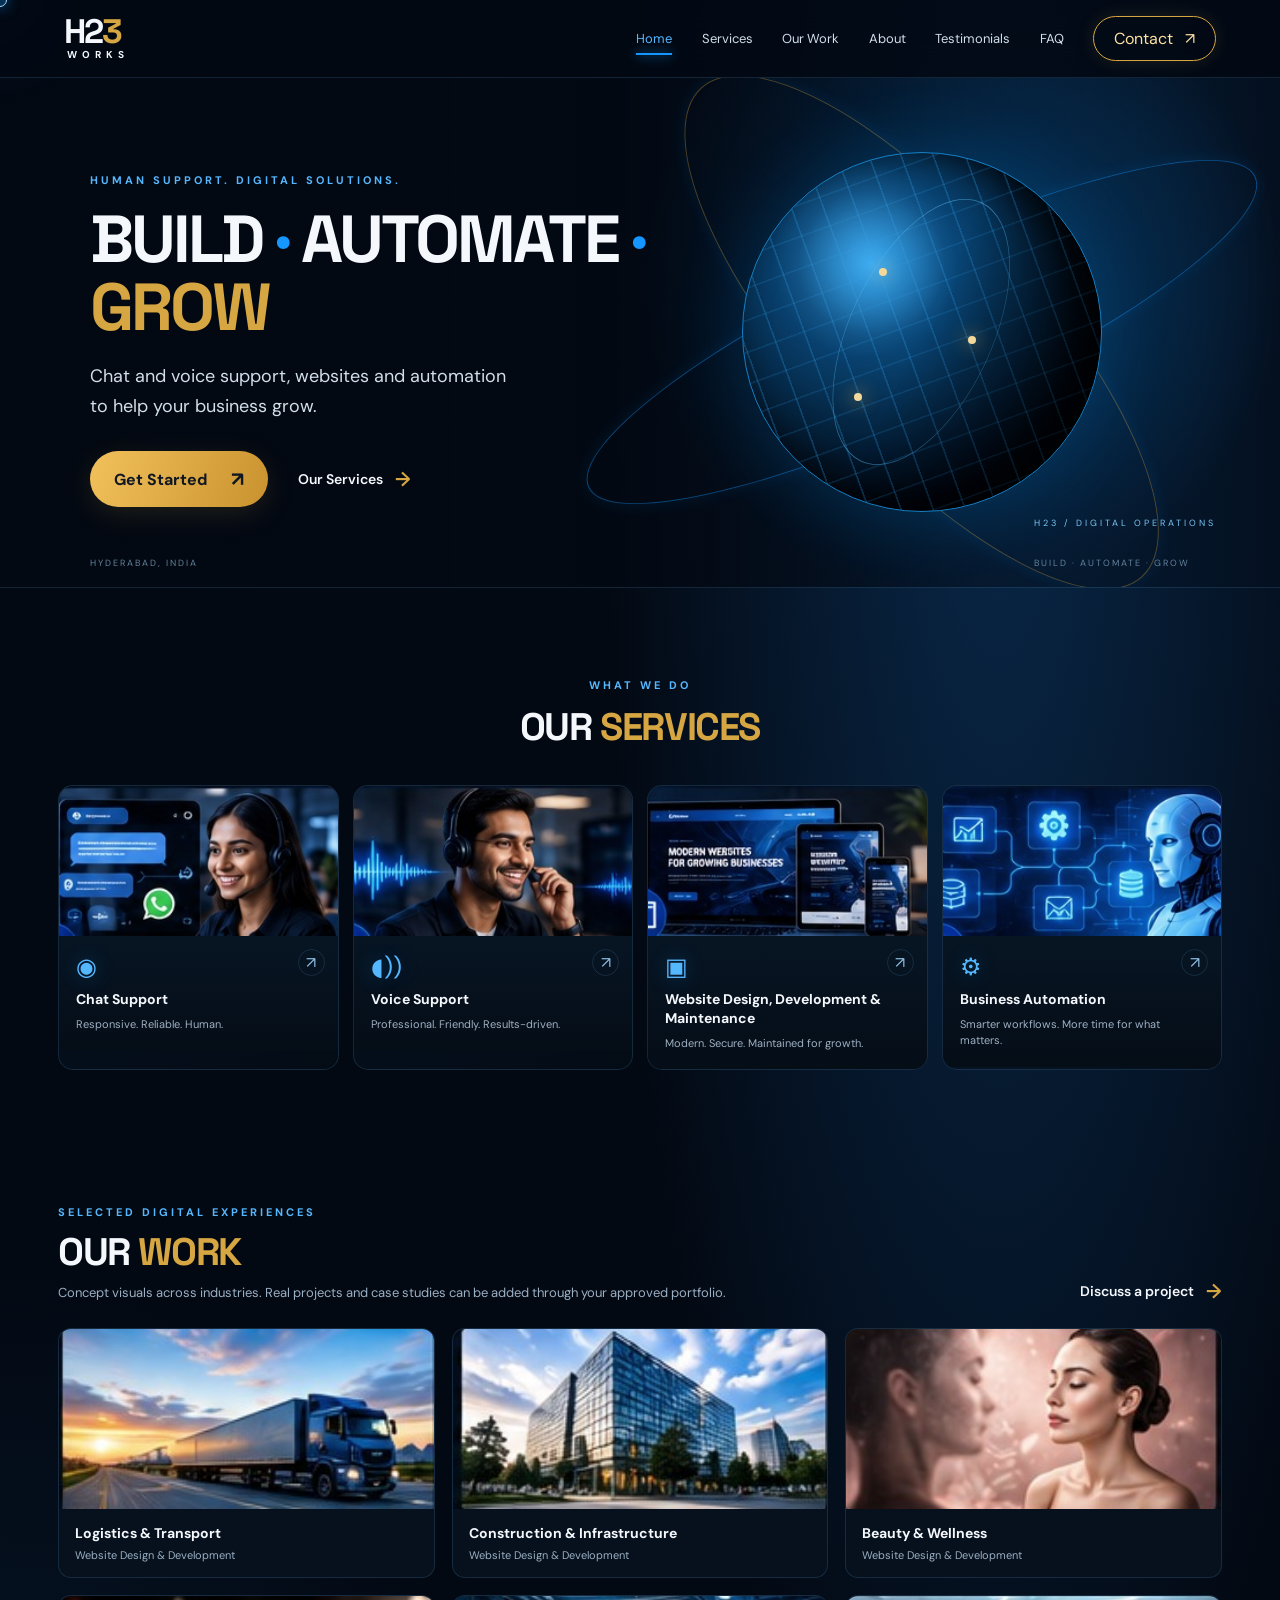
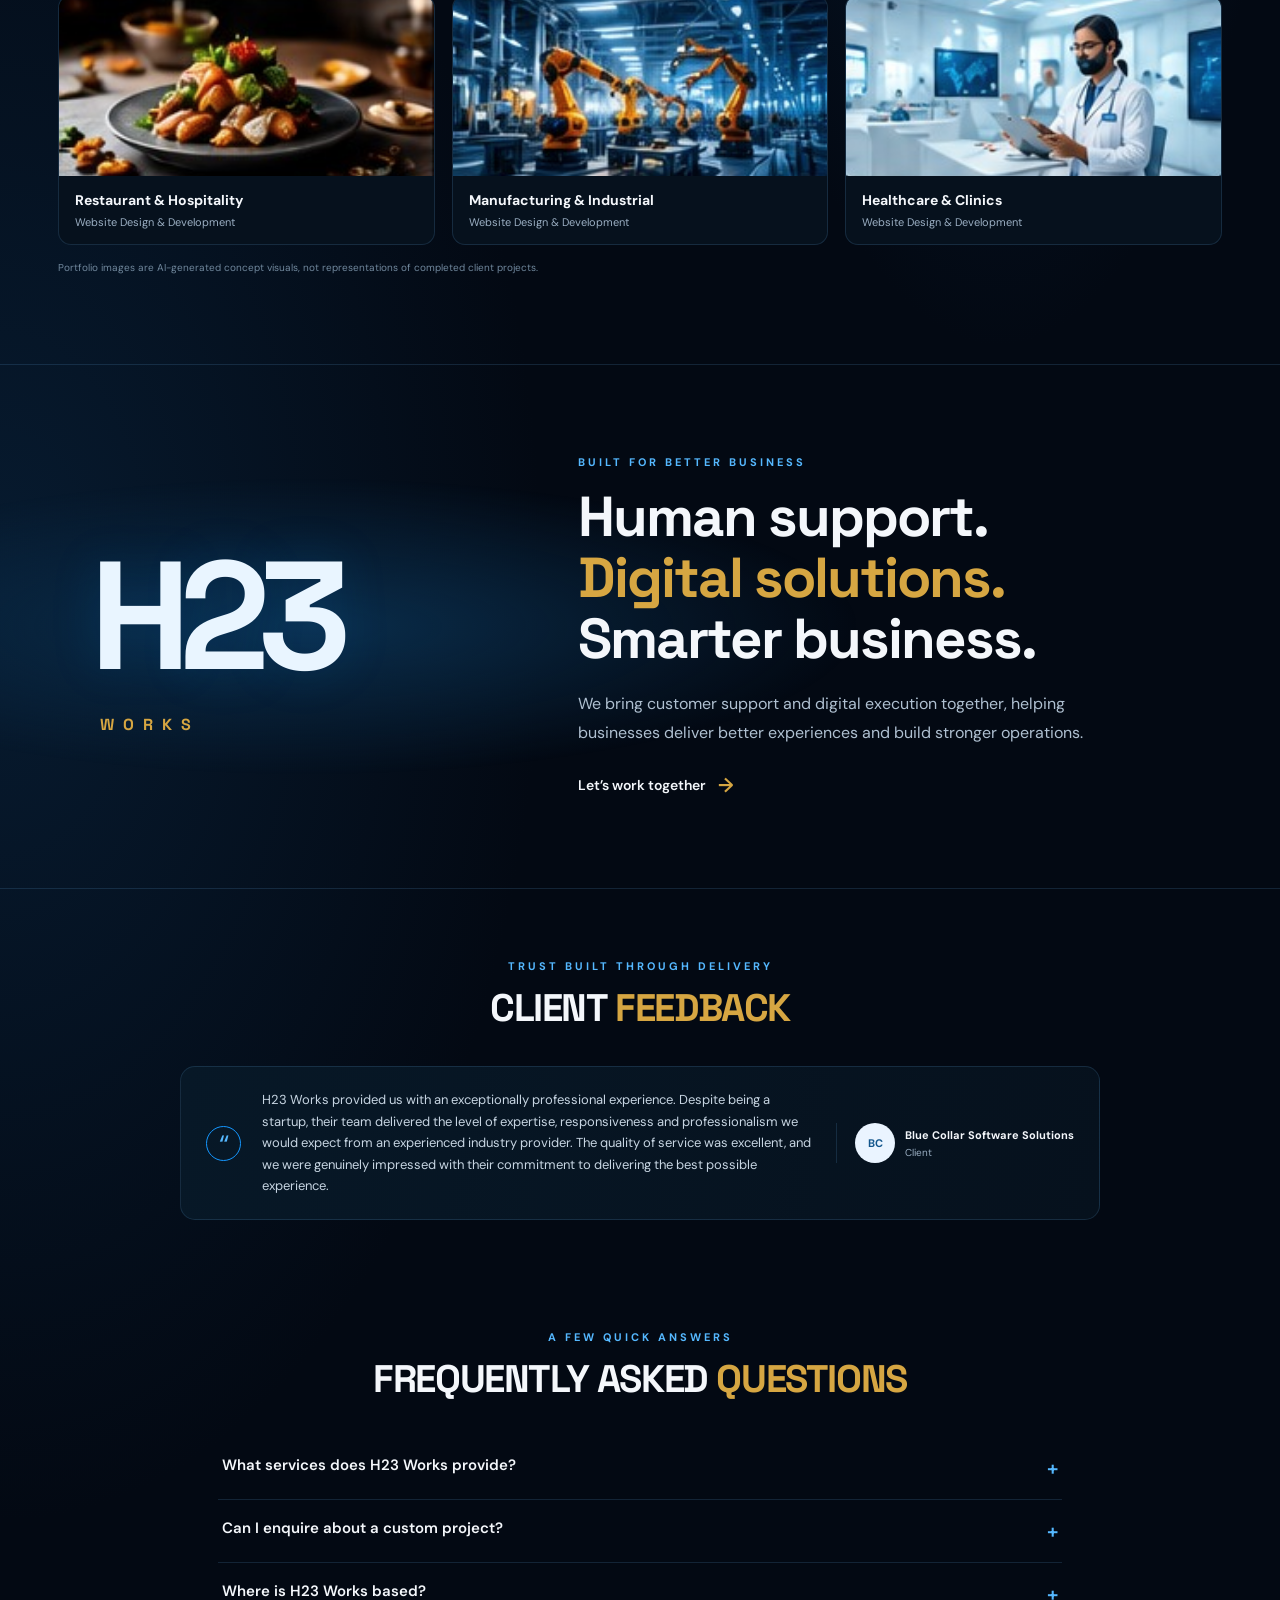
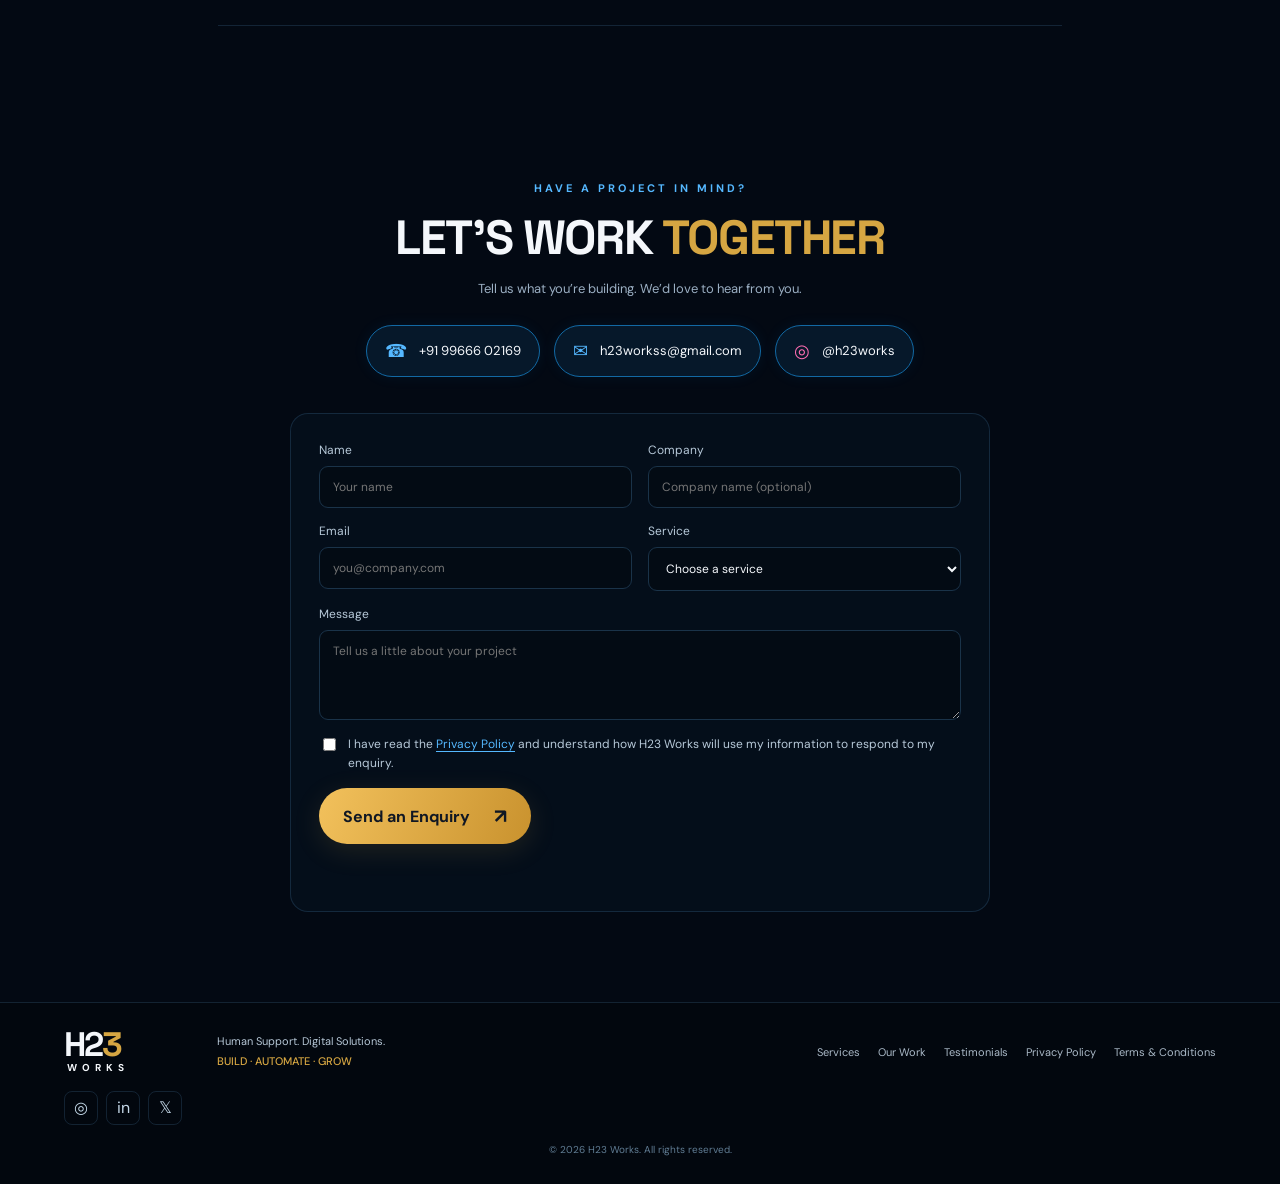
<file: index.html>
<!doctype html>
<html lang="en">
<head>
<meta charset="utf-8"><meta name="viewport" content="width=device-width, initial-scale=1">
<meta name="description" content="H23 Works in Hyderabad provides BPO support, website development, website maintenance, and business automation to help businesses grow.">
<title>H23 Works | BPO Support, Web Development &amp; Automation</title>
<link rel="icon" href="media/favicon.svg" type="image/svg+xml">
<link rel="canonical" href="https://h23works.com/">
<link rel="stylesheet" href="styles.css">
</head>
<body>
<div class="cursor-glow" aria-hidden="true"></div>
<header class="topbar">
  <a class="brand hover-target" href="#home" aria-label="H23 Works home"><span class="brand-main">H2<span>3</span></span><span class="brand-sub">WORKS</span></a>
  <button class="menu-toggle" aria-label="Toggle navigation" aria-expanded="false">☰</button>
  <nav class="nav" id="nav">
    <a class="nav-link active hover-target" href="#home">Home</a><a class="nav-link hover-target" href="#services">Services</a>
    <a class="nav-link hover-target" href="#work">Our Work</a><a class="nav-link hover-target" href="#about">About</a>
    <a class="nav-link hover-target" href="#feedback">Testimonials</a><a class="nav-link hover-target" href="#faq">FAQ</a>
    <a class="nav-contact hover-target" href="#contact">Contact <span>↗</span></a>
  </nav>
</header>
<main>
<section class="hero section" id="home">
  <div class="hero-copy">
    <p class="eyebrow">HUMAN SUPPORT. DIGITAL SOLUTIONS.</p>
    <h1>BUILD <i>·</i> AUTOMATE <i>·</i> <span>GROW</span></h1>
    <p class="hero-desc">Chat and voice support, websites and automation<br class="desktop-only"> to help your business grow.</p>
    <div class="hero-actions"><a class="btn btn-gold hover-target" href="#contact">Get Started <span>↗</span></a><a class="text-link hover-target" href="#services">Our Services <span>→</span></a></div>
  </div>
  <div class="hero-art" aria-hidden="true"><div class="orbit orbit-one"></div><div class="orbit orbit-two"></div><div class="globe"><div class="globe-lines"></div><span class="globe-dot d1"></span><span class="globe-dot d2"></span><span class="globe-dot d3"></span></div><div class="art-label">H23 / DIGITAL OPERATIONS</div></div>
  <div class="hero-bottom"><span>HYDERABAD, INDIA</span><span>BUILD · AUTOMATE · GROW</span></div>
</section>
<section class="section services" id="services">
  <div class="section-heading"><p class="eyebrow">WHAT WE DO</p><h2>OUR <span>SERVICES</span></h2></div>
  <div class="service-grid service-grid-v79">
    <a class="service-card service-image-card hover-target" href="#contact">
      <img src="media/services/chat-support.jpg" alt="AI-generated chat support concept with a customer service agent and messaging interface">
      <div class="service-card-copy"><span class="service-icon">◉</span><span class="card-arrow">↗</span><h3>Chat Support</h3><p>Responsive. Reliable. Human.</p></div>
    </a>
    <a class="service-card service-image-card hover-target" href="#contact">
      <img src="media/services/voice-support.jpg" alt="AI-generated voice support concept with a support professional and audio waveform">
      <div class="service-card-copy"><span class="service-icon">◖))</span><span class="card-arrow">↗</span><h3>Voice Support</h3><p>Professional. Friendly. Results-driven.</p></div>
    </a>
    <a class="service-card service-image-card hover-target" href="#contact">
      <img src="media/services/web-design.jpg" alt="AI-generated responsive website design and development concept across desktop, tablet and mobile">
      <div class="service-card-copy"><span class="service-icon">▣</span><span class="card-arrow">↗</span><h3>Website Design, Development &amp; Maintenance</h3><p>Modern. Secure. Maintained for growth.</p></div>
    </a>
    <a class="service-card service-image-card hover-target" href="#contact">
      <img src="media/services/automation.jpg" alt="AI-generated business automation concept with connected workflow nodes and AI assistant">
      <div class="service-card-copy"><span class="service-icon">⚙</span><span class="card-arrow">↗</span><h3>Business Automation</h3><p>Smarter workflows. More time for what matters.</p></div>
    </a>
  </div>
</section>
<section class="section work" id="work">
  <div class="work-heading"><div><p class="eyebrow">SELECTED DIGITAL EXPERIENCES</p><h2>OUR <span>WORK</span></h2><p class="muted">Concept visuals across industries. Real projects and case studies can be added through your approved portfolio.</p></div><a class="text-link hover-target" href="#contact">Discuss a project <span>→</span></a></div>
  <div class="portfolio-grid">
    <article class="project-card hover-target"><img src="media/portfolio/logistics.jpg" alt="AI-generated logistics and transport website concept"><div><h3>Logistics &amp; Transport</h3><p>Website Design &amp; Development</p></div></article>
    <article class="project-card hover-target"><img src="media/portfolio/construction.jpg" alt="AI-generated construction and infrastructure website concept"><div><h3>Construction &amp; Infrastructure</h3><p>Website Design &amp; Development</p></div></article>
    <article class="project-card hover-target"><img src="media/portfolio/wellness.jpg" alt="AI-generated beauty and wellness website concept"><div><h3>Beauty &amp; Wellness</h3><p>Website Design &amp; Development</p></div></article>
    <article class="project-card hover-target"><img src="media/portfolio/hospitality.jpg" alt="AI-generated restaurant and hospitality website concept"><div><h3>Restaurant &amp; Hospitality</h3><p>Website Design &amp; Development</p></div></article>
    <article class="project-card hover-target"><img src="media/portfolio/industrial.jpg" alt="AI-generated industrial automation website concept"><div><h3>Manufacturing &amp; Industrial</h3><p>Website Design &amp; Development</p></div></article>
    <article class="project-card hover-target"><img src="media/portfolio/healthcare.jpg" alt="AI-generated healthcare website concept"><div><h3>Healthcare &amp; Clinics</h3><p>Website Design &amp; Development</p></div></article>
  </div>
  <p class="disclaimer">Portfolio images are AI-generated concept visuals, not representations of completed client projects.</p>
</section>
<section class="section about" id="about"><div class="about-mark">H23<span>WORKS</span></div><div><p class="eyebrow">BUILT FOR BETTER BUSINESS</p><h2>Human support.<br><span>Digital solutions.</span><br>Smarter business.</h2><p class="about-copy">We bring customer support and digital execution together, helping businesses deliver better experiences and build stronger operations.</p><a class="text-link hover-target" href="#contact">Let’s work together <span>→</span></a></div></section>
<section class="section feedback" id="feedback"><div class="section-heading"><p class="eyebrow">TRUST BUILT THROUGH DELIVERY</p><h2>CLIENT <span>FEEDBACK</span></h2></div><div class="testimonial"><span class="quote-mark">“</span><p>H23 Works provided us with an exceptionally professional experience. Despite being a startup, their team delivered the level of expertise, responsiveness and professionalism we would expect from an experienced industry provider. The quality of service was excellent, and we were genuinely impressed with their commitment to delivering the best possible experience.</p><div class="client"><span class="client-logo">BC</span><span><strong>Blue Collar Software Solutions</strong><small>Client</small></span></div></div></section>
<section class="section faq" id="faq"><div class="section-heading"><p class="eyebrow">A FEW QUICK ANSWERS</p><h2>FREQUENTLY ASKED <span>QUESTIONS</span></h2></div><details><summary>What services does H23 Works provide?</summary><p>Chat and voice support, website design and development, website maintenance, and business automation.</p></details><details><summary>Can I enquire about a custom project?</summary><p>Yes. Share your goals, requirements and timeline through the enquiry form or contact us directly.</p></details><details><summary>Where is H23 Works based?</summary><p>H23 Works is based in Hyderabad, India.</p></details></section>
<section class="section contact" id="contact"><p class="eyebrow">HAVE A PROJECT IN MIND?</p><h2>LET’S WORK <span>TOGETHER</span></h2><p class="muted">Tell us what you’re building. We’d love to hear from you.</p>
<div class="contact-links"><a class="contact-pill hover-target" href="https://wa.me/919966602169" target="_blank" rel="noreferrer"><span>☎</span> +91 99666 02169</a><a class="contact-pill hover-target" href="https://mail.google.com/mail/?view=cm&fs=1&to=h23workss%40gmail.com" target="_blank" rel="noreferrer"><span>✉</span> h23workss@gmail.com</a><a class="contact-pill hover-target" href="https://www.instagram.com/h23works/" target="_blank" rel="noreferrer"><span class="insta">◎</span> @h23works</a></div>
<form id="contactForm" class="contact-form"><div class="form-row"><label>Name<input name="name" required autocomplete="name" placeholder="Your name"></label><label>Company<input name="company" autocomplete="organization" placeholder="Company name (optional)"></label></div><div class="form-row"><label>Email<input name="email" type="email" required autocomplete="email" placeholder="you@company.com"></label><label>Service<select name="service" required><option value="">Choose a service</option><option>Chat Support</option><option>Voice Support</option><option>Website Design & Development</option><option>Website Maintenance</option><option>Business Automation</option><option>Other</option></select></label></div><label>Message<textarea name="message" required rows="4" placeholder="Tell us a little about your project"></textarea></label><label class="privacy-check"><input type="checkbox" required><span>I have read the <a class="hover-target" href="privacy.html">Privacy Policy</a> and understand how H23 Works will use my information to respond to my enquiry.</span></label><button class="btn btn-gold hover-target" type="submit">Send an Enquiry <span>↗</span></button><p id="formStatus" class="form-status" role="status"></p></form>
</section>
</main>
<footer class="footer"><a class="brand hover-target" href="#home"><span class="brand-main">H2<span>3</span></span><span class="brand-sub">WORKS</span></a><p>Human Support. Digital Solutions.<br><strong>BUILD · AUTOMATE · GROW</strong></p><nav><a class="hover-target" href="#services">Services</a><a class="hover-target" href="#work">Our Work</a><a class="hover-target" href="#feedback">Testimonials</a><a class="hover-target" href="privacy.html">Privacy Policy</a><a class="hover-target" href="terms.html">Terms &amp; Conditions</a></nav><div class="socials"><a class="hover-target" href="https://www.instagram.com/h23works/" target="_blank" rel="noreferrer">◎</a><a class="hover-target" href="https://www.linkedin.com/" target="_blank" rel="noreferrer">in</a><a class="hover-target" href="https://x.com/" target="_blank" rel="noreferrer">𝕏</a></div><small>© <span id="year"></span> H23 Works. All rights reserved.</small></footer>
<script src="script.js"></script>
</body></html>
</file>
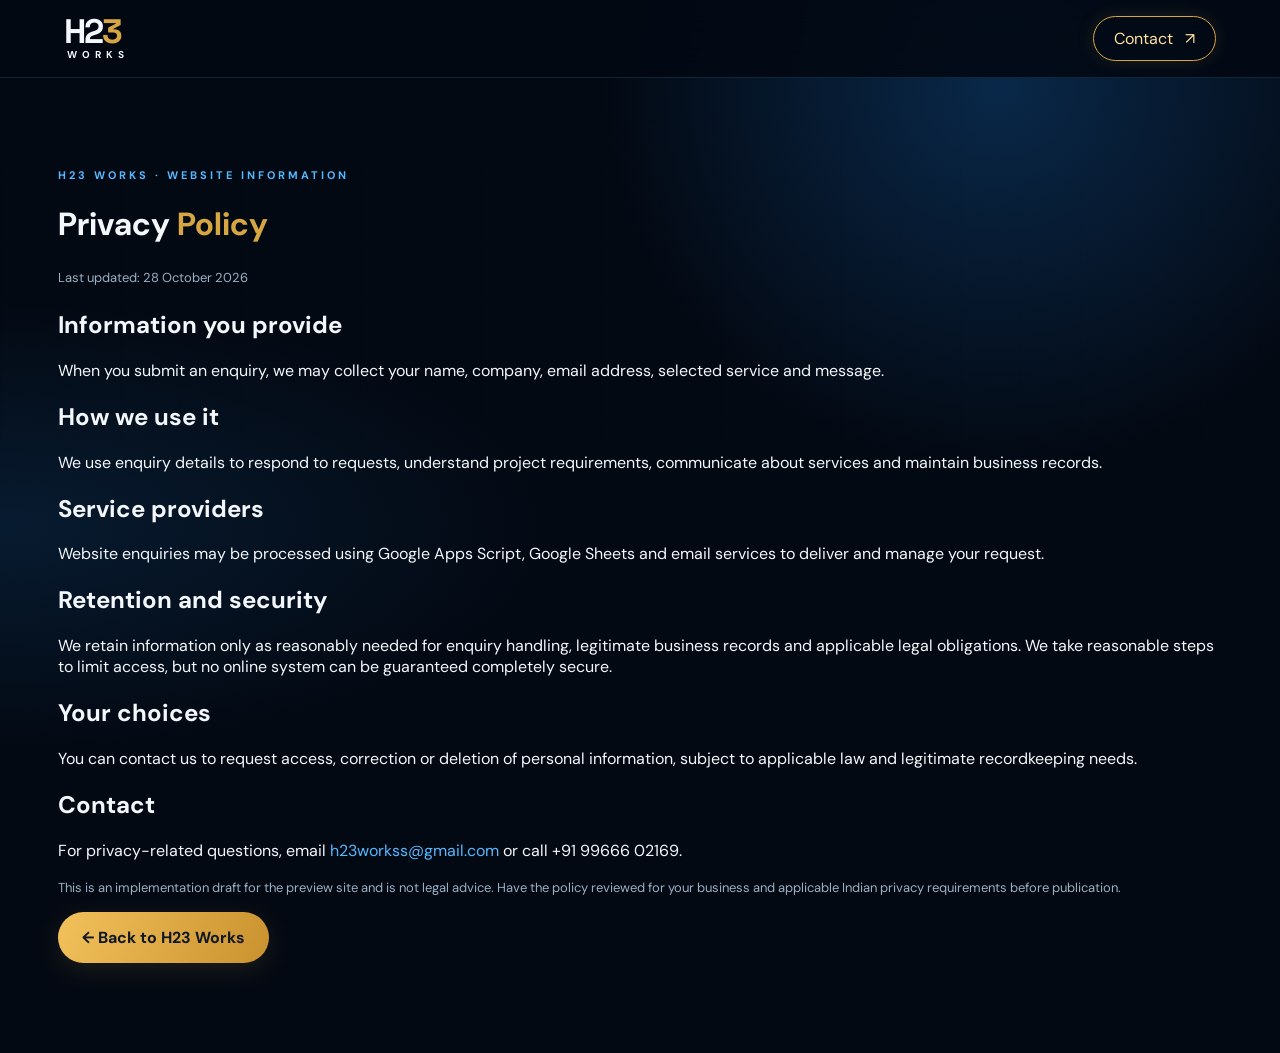
<file: privacy.html>
<!doctype html><html lang="en"><head><meta charset="utf-8"><meta name="viewport" content="width=device-width,initial-scale=1"><title>Privacy Policy | H23 Works</title><link rel="stylesheet" href="styles.css"></head><body><header class="topbar"><a class="brand hover-target" href="index.html"><span class="brand-main">H2<span>3</span></span><span class="brand-sub">WORKS</span></a><a class="nav-contact hover-target" href="index.html#contact">Contact <span>↗</span></a></header><main class="section legal"><p class="eyebrow">H23 WORKS · WEBSITE INFORMATION</p><h1>Privacy <span style="color:var(--gold)">Policy</span></h1><p class="muted">Last updated: 28 October 2026</p><h2>Information you provide</h2><p>When you submit an enquiry, we may collect your name, company, email address, selected service and message.</p><h2>How we use it</h2><p>We use enquiry details to respond to requests, understand project requirements, communicate about services and maintain business records.</p><h2>Service providers</h2><p>Website enquiries may be processed using Google Apps Script, Google Sheets and email services to deliver and manage your request.</p><h2>Retention and security</h2><p>We retain information only as reasonably needed for enquiry handling, legitimate business records and applicable legal obligations. We take reasonable steps to limit access, but no online system can be guaranteed completely secure.</p><h2>Your choices</h2><p>You can contact us to request access, correction or deletion of personal information, subject to applicable law and legitimate recordkeeping needs.</p><h2>Contact</h2><p>For privacy-related questions, email <a class="hover-target" style="color:var(--blue2)" href="https://mail.google.com/mail/?view=cm&fs=1&to=h23workss%40gmail.com" target="_blank" rel="noreferrer">h23workss@gmail.com</a> or call +91 99666 02169.</p><p class="muted">This is an implementation draft for the preview site and is not legal advice. Have the policy reviewed for your business and applicable Indian privacy requirements before publication.</p><a class="btn btn-gold hover-target" href="index.html">← Back to H23 Works</a></main><script src="script.js"></script></body></html>
</file>
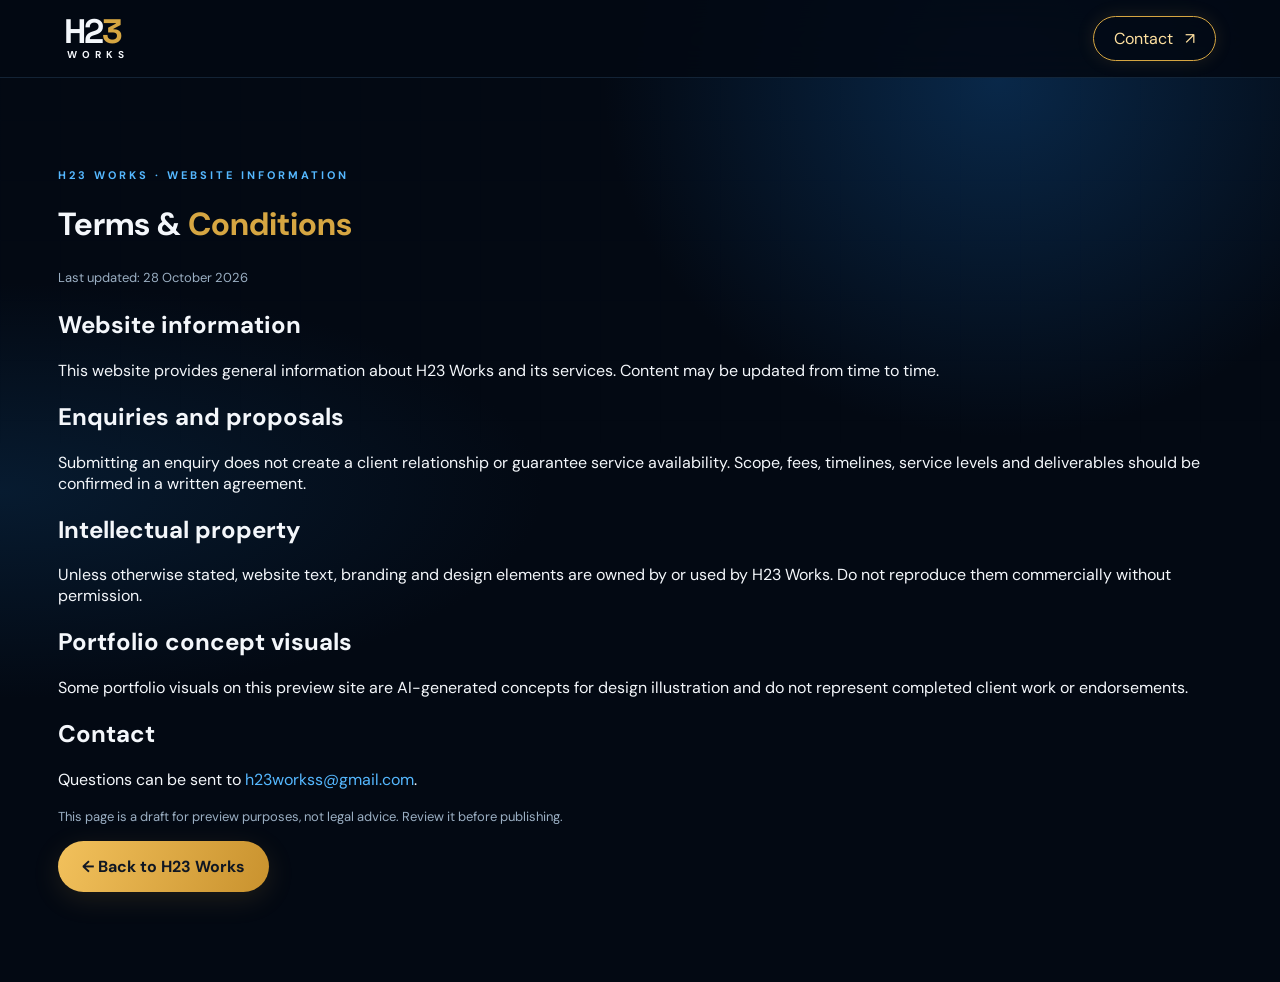
<file: terms.html>
<!doctype html><html lang="en"><head><meta charset="utf-8"><meta name="viewport" content="width=device-width,initial-scale=1"><title>Terms & Conditions | H23 Works</title><link rel="stylesheet" href="styles.css"></head><body><header class="topbar"><a class="brand hover-target" href="index.html"><span class="brand-main">H2<span>3</span></span><span class="brand-sub">WORKS</span></a><a class="nav-contact hover-target" href="index.html#contact">Contact <span>↗</span></a></header><main class="section legal"><p class="eyebrow">H23 WORKS · WEBSITE INFORMATION</p><h1>Terms &amp; <span style="color:var(--gold)">Conditions</span></h1><p class="muted">Last updated: 28 October 2026</p><h2>Website information</h2><p>This website provides general information about H23 Works and its services. Content may be updated from time to time.</p><h2>Enquiries and proposals</h2><p>Submitting an enquiry does not create a client relationship or guarantee service availability. Scope, fees, timelines, service levels and deliverables should be confirmed in a written agreement.</p><h2>Intellectual property</h2><p>Unless otherwise stated, website text, branding and design elements are owned by or used by H23 Works. Do not reproduce them commercially without permission.</p><h2>Portfolio concept visuals</h2><p>Some portfolio visuals on this preview site are AI-generated concepts for design illustration and do not represent completed client work or endorsements.</p><h2>Contact</h2><p>Questions can be sent to <a class="hover-target" style="color:var(--blue2)" href="https://mail.google.com/mail/?view=cm&fs=1&to=h23workss%40gmail.com" target="_blank" rel="noreferrer">h23workss@gmail.com</a>.</p><p class="muted">This page is a draft for preview purposes, not legal advice. Review it before publishing.</p><a class="btn btn-gold hover-target" href="index.html">← Back to H23 Works</a></main><script src="script.js"></script></body></html>
</file>
<file: styles.css>
@import url('https://fonts.googleapis.com/css2?family=DM+Sans:wght@400;500;600;700&family=Space+Grotesk:wght@400;500;600;700&display=swap');
:root{--bg:#030913;--panel:#071422;--panel2:#091b2b;--blue:#1597ff;--blue2:#55b8ff;--gold:#d6a642;--white:#f4f7fb;--muted:#9bafc3;--line:rgba(91,155,206,.19);--max:1220px}
*{box-sizing:border-box}html{scroll-behavior:smooth;scroll-padding-top:86px}body{margin:0;background:radial-gradient(ellipse at 78% 8%,#092849 0,transparent 28%),radial-gradient(ellipse at 0 50%,#071b30 0,transparent 30%),var(--bg);color:var(--white);font-family:'DM Sans',sans-serif;overflow-x:hidden}body:before{content:"";position:fixed;inset:0;pointer-events:none;opacity:.18;background-image:linear-gradient(rgba(20,130,210,.05) 1px,transparent 1px),linear-gradient(90deg,rgba(20,130,210,.05) 1px,transparent 1px);background-size:60px 60px;mask-image:linear-gradient(to bottom,#000,transparent 85%);z-index:-1}a{color:inherit;text-decoration:none}button,input,select,textarea{font:inherit}.cursor-glow{position:fixed;left:0;top:0;width:210px;height:210px;border-radius:50%;pointer-events:none;z-index:20;background:radial-gradient(circle,rgba(21,151,255,.12),rgba(21,151,255,.035) 38%,transparent 70%);transform:translate(-50%,-50%);opacity:0;transition:opacity .25s}.topbar{height:78px;position:sticky;top:0;z-index:30;background:rgba(3,9,19,.88);backdrop-filter:blur(18px);border-bottom:1px solid var(--line);display:flex;align-items:center;justify-content:space-between;padding:0 max(5vw,24px)}.brand{display:inline-flex;flex-direction:column;line-height:.83;min-width:110px}.brand-main{font-family:'Space Grotesk',sans-serif;font-size:34px;font-weight:700;letter-spacing:-2px}.brand-main span{color:var(--gold)}.brand-sub{font-size:10px;letter-spacing:5px;font-weight:700;margin-left:3px;margin-top:5px}.nav{display:flex;align-items:center;gap:clamp(16px,2.3vw,34px)}.nav-link{font-size:13px;color:#d2deea;position:relative;padding:10px 0;transition:color .2s}.nav-link:after{content:"";height:2px;position:absolute;left:0;right:100%;bottom:2px;background:var(--blue);box-shadow:0 0 12px var(--blue);transition:right .25s}.nav-link:hover,.nav-link.active{color:var(--blue2)}.nav-link:hover:after,.nav-link.active:after{right:0}.nav-contact{border:1px solid var(--gold);border-radius:30px;padding:11px 20px;color:#ffe1a0;box-shadow:0 0 18px #d6a64224;transition:.25s}.nav-contact span{margin-left:8px}.nav-contact:hover{background:var(--gold);color:#08111b;box-shadow:0 0 25px #d6a64270}.menu-toggle{display:none;background:transparent;color:white;border:1px solid var(--line);border-radius:10px;padding:8px 12px}
.section{max-width:var(--max);margin:auto;padding:90px 28px}.hero{max-width:none;min-height:510px;position:relative;display:flex;align-items:center;overflow:hidden;padding:85px max(calc((100vw - var(--max))/2 + 28px),7vw) 70px;border-bottom:1px solid var(--line);background:linear-gradient(90deg,rgba(3,9,19,.98) 0%,rgba(3,9,19,.87) 44%,rgba(3,9,19,.16) 100%),radial-gradient(circle at 75% 40%,#07518c 0,transparent 32%)}.hero-copy{position:relative;z-index:2;max-width:740px}.eyebrow{font-size:11px;letter-spacing:3px;font-weight:700;color:var(--blue2);margin:0 0 18px}.hero h1{font-family:'Space Grotesk',sans-serif;font-size:clamp(38px,5.2vw,74px);letter-spacing:-3px;line-height:1.03;margin:0 0 20px;font-weight:700}.hero h1 i{color:var(--blue);font-style:normal}.hero h1 span,.section-heading h2 span,.work h2 span,.about h2 span,.contact h2 span{color:var(--gold)}.hero-desc{font-size:18px;line-height:1.65;color:#d2deea}.hero-actions{display:flex;align-items:center;gap:30px;margin-top:30px}.btn{border:0;display:inline-flex;align-items:center;gap:24px;padding:15px 24px;border-radius:30px;font-weight:700;cursor:pointer;transition:transform .25s,box-shadow .25s,background .25s}.btn span{font-size:20px}.btn-gold{background:linear-gradient(110deg,#f2c15c,#c9922e);color:#101723;box-shadow:0 7px 28px #d6a64222}.btn-gold:hover{transform:translateY(-3px);box-shadow:0 0 28px #d6a64280}.text-link{display:inline-flex;align-items:center;gap:12px;font-size:14px;font-weight:600;transition:color .2s}.text-link span{color:var(--gold);font-size:20px}.text-link:hover{color:var(--blue2)}.hero-art{position:absolute;right:5%;top:8%;width:46%;height:84%;pointer-events:none;display:grid;place-items:center;opacity:.95}.globe{width:min(30vw,360px);aspect-ratio:1;border-radius:50%;position:relative;background:radial-gradient(circle at 36% 31%,#2aaaff 0,#0b4d82 22%,#031629 60%,#020812 72%);box-shadow:inset -25px -10px 45px #000,0 0 80px #087bcd45;border:1px solid #1686ce;overflow:hidden}.globe:before{content:"";position:absolute;inset:0;background:repeating-linear-gradient(90deg,transparent 0 25px,#2b9ce94a 26px 27px),repeating-linear-gradient(0deg,transparent 0 25px,#2b9ce92c 26px 27px);border-radius:50%;transform:rotate(-20deg) scale(1.12)}.globe:after{content:"";position:absolute;inset:0;border-radius:50%;background:radial-gradient(ellipse at 34% 30%,#7ed4ff45,transparent 28%),linear-gradient(115deg,transparent 50%,#000a 92%)}.globe-lines{position:absolute;inset:10%;border:1px solid #5cc8ff7d;border-radius:50%;transform:rotate(25deg) scaleX(.5)}.orbit{position:absolute;border:1px solid #1597ff76;border-radius:50%;width:125%;height:38%;transform:rotate(-25deg);box-shadow:0 0 18px #1597ff1c}.orbit-two{width:112%;height:55%;transform:rotate(48deg);border-color:#d6a64260}.globe-dot{position:absolute;width:8px;height:8px;border-radius:50%;background:#ffe3a0;box-shadow:0 0 18px #ffc65b;z-index:3}.d1{top:32%;left:38%}.d2{top:51%;left:63%}.d3{top:67%;left:31%}.art-label{position:absolute;bottom:4%;right:0;color:#80cfff;letter-spacing:3px;font-size:9px}.hero-bottom{position:absolute;bottom:18px;left:max(calc((100vw - var(--max))/2 + 28px),7vw);right:max(calc((100vw - var(--max))/2 + 28px),7vw);display:flex;justify-content:space-between;font-size:9px;letter-spacing:2px;color:#63839d}
.section-heading{text-align:center;margin-bottom:34px}.section-heading h2,.work h2,.contact h2{font-family:'Space Grotesk',sans-serif;font-size:clamp(28px,3vw,42px);margin:0;letter-spacing:-1.4px}.section-heading .eyebrow{margin-bottom:10px}.service-grid{display:grid;grid-template-columns:repeat(5,1fr);gap:14px}.service-card{min-height:185px;position:relative;padding:23px 20px;border:1px solid var(--line);border-radius:15px;background:linear-gradient(145deg,#081727b8,#050d17b8);transition:transform .25s,border-color .25s,box-shadow .25s,background .25s}.service-card:hover{transform:translateY(-6px);border-color:var(--blue);background:linear-gradient(145deg,#0a2944,#06111f);box-shadow:0 0 28px #1597ff25,inset 0 0 20px #1597ff0c}.service-icon{display:block;font-size:31px;color:var(--blue2);margin-bottom:20px;text-shadow:0 0 20px #1597ff4d}.card-arrow{position:absolute;right:17px;top:20px;color:#8dbce0;border:1px solid var(--line);width:27px;height:27px;border-radius:50%;display:grid;place-items:center}.service-card h3{font-size:15px;margin:0 0 8px}.service-card p{font-size:12px;color:#9eb0c3;line-height:1.5;margin:0}
.work{padding-top:45px}.work-heading{display:flex;justify-content:space-between;align-items:end;gap:24px;margin-bottom:24px}.work-heading .eyebrow{margin-bottom:8px}.work-heading h2{margin:0 0 6px}.muted{color:var(--muted);font-size:13px;line-height:1.7}.work-heading .muted{margin:0}.portfolio-grid{display:grid;grid-template-columns:repeat(3,1fr);gap:17px}.project-card{border:1px solid var(--line);border-radius:13px;overflow:hidden;background:#06111d;transition:transform .25s,border-color .25s,box-shadow .25s}.project-card:hover{transform:translateY(-5px);border-color:#168ce0;box-shadow:0 10px 30px #0008,0 0 24px #1597ff20}.project-card img{display:block;width:100%;height:180px;object-fit:cover;transition:transform .5s,filter .3s;filter:saturate(.9)}.project-card:hover img{transform:scale(1.045);filter:saturate(1.15)}.project-card div{padding:15px 16px}.project-card h3{font-size:14px;margin:0 0 6px}.project-card p{font-size:11px;color:var(--muted);margin:0}.disclaimer{font-size:10px;color:#71889d;margin:16px 0 0}
.about{display:grid;grid-template-columns:.8fr 1.2fr;gap:80px;align-items:center;border-top:1px solid var(--line);border-bottom:1px solid var(--line);max-width:none;padding-left:max(calc((100vw - var(--max))/2 + 28px),7vw);padding-right:max(calc((100vw - var(--max))/2 + 28px),7vw);background:radial-gradient(ellipse at 24% 50%,#0a2d4b 0,transparent 40%)}.about-mark{font-family:'Space Grotesk',sans-serif;font-size:clamp(72px,12vw,160px);font-weight:700;letter-spacing:-12px;color:#e9f5ff;text-shadow:0 0 50px #1597ff25}.about-mark span{display:block;letter-spacing:9px;font-size:16px;color:var(--gold);margin-left:10px}.about h2{font-family:'Space Grotesk',sans-serif;font-size:clamp(35px,4.4vw,58px);letter-spacing:-2px;line-height:1.08;margin:0 0 20px}.about-copy{max-width:540px;color:#afc0d1;line-height:1.8;margin-bottom:25px}
.feedback{padding-top:70px;padding-bottom:70px}.testimonial{max-width:920px;margin:auto;display:grid;grid-template-columns:38px 1fr auto;align-items:center;gap:18px;padding:22px 25px;border:1px solid var(--line);border-radius:15px;background:linear-gradient(100deg,#071827,#06111d)}.quote-mark{width:35px;height:35px;display:grid;place-items:center;border:1px solid var(--blue);color:var(--blue2);border-radius:50%;font-size:28px}.testimonial p{font-size:13px;line-height:1.65;color:#c7d5e2;margin:0}.client{display:flex;align-items:center;gap:10px;padding-left:18px;border-left:1px solid var(--line);white-space:nowrap}.client-logo{display:grid;place-items:center;background:#eaf4ff;color:#12568c;width:40px;height:40px;border-radius:50%;font-size:11px;font-weight:700}.client strong{display:block;font-size:11px}.client small{display:block;font-size:10px;color:var(--muted);margin-top:4px}
.faq{max-width:900px;padding-top:40px}.faq details{border-bottom:1px solid var(--line);padding:18px 4px}.faq summary{cursor:pointer;list-style:none;font-weight:600;font-size:15px;display:flex;justify-content:space-between;gap:20px}.faq summary:after{content:"+";color:var(--blue2);font-size:20px}.faq details[open] summary:after{content:"−"}.faq details p{color:var(--muted);font-size:13px;line-height:1.7;max-width:700px}
.contact{text-align:center;padding-top:65px}.contact .eyebrow{margin-bottom:12px}.contact h2{font-size:clamp(32px,4vw,48px)}.contact>.muted{margin:10px 0 25px}.contact-links{display:flex;justify-content:center;gap:14px;flex-wrap:wrap;margin:25px 0 36px}.contact-pill{display:inline-flex;align-items:center;gap:12px;padding:13px 18px;border:1px solid #1269a4;border-radius:30px;background:#06182a;box-shadow:0 0 15px #1597ff12;transition:.25s;font-size:13px}.contact-pill>span{font-size:18px;color:var(--blue2)}.contact-pill .insta{color:#ff6db2}.contact-pill:hover{border-color:var(--blue2);color:#fff;box-shadow:0 0 24px #1597ff4c;background:#082441;transform:translateY(-3px)}.contact-form{max-width:700px;margin:auto;text-align:left;padding:28px;border:1px solid var(--line);border-radius:18px;background:#06111dcc}.form-row{display:grid;grid-template-columns:1fr 1fr;gap:16px}.contact-form label{display:block;font-size:12px;color:#b7c9d9;margin-bottom:15px}.contact-form input:not([type=checkbox]),.contact-form select,.contact-form textarea{display:block;width:100%;margin-top:8px;background:#030b14;border:1px solid #1a3349;color:#f5f8fc;border-radius:9px;padding:12px 13px;outline:none;transition:border-color .2s,box-shadow .2s}.contact-form input:focus,.contact-form select:focus,.contact-form textarea:focus{border-color:var(--blue);box-shadow:0 0 0 3px #1597ff17}.contact-form textarea{resize:vertical}.privacy-check{display:flex!important;align-items:flex-start;gap:9px;line-height:1.6}.privacy-check input{margin-top:3px;accent-color:var(--blue)}.privacy-check a{color:var(--blue2);text-decoration:underline;text-underline-offset:3px;transition:color .2s,text-shadow .2s}.privacy-check a:hover{color:#fff;text-shadow:0 0 12px var(--blue)}.form-status{font-size:12px;color:var(--blue2);min-height:15px}
.footer{display:grid;grid-template-columns:auto 1fr auto;gap:18px 35px;align-items:center;padding:28px max(calc((100vw - var(--max))/2 + 28px),5vw);border-top:1px solid var(--line);background:#02070e}.footer>p{font-size:11px;line-height:1.8;color:#b6c7d6;margin:0}.footer>p strong{color:var(--gold);font-weight:500}.footer nav{display:flex;gap:18px;justify-content:center;flex-wrap:wrap}.footer nav a{font-size:11px;color:#aab9c7;transition:color .2s,text-shadow .2s}.footer nav a:hover,.socials a:hover{color:var(--blue2);text-shadow:0 0 13px var(--blue)}.socials{display:flex;gap:8px}.socials a{display:grid;place-items:center;width:34px;height:34px;border:1px solid var(--line);border-radius:8px;color:#c4d8e8;transition:.2s}.footer>small{grid-column:1/-1;text-align:center;font-size:10px;color:#617d94}.hover-target{cursor:pointer;position:relative}.hover-target:focus-visible{outline:2px solid var(--blue2);outline-offset:4px;border-radius:5px}
@media(pointer:fine){body.custom-pointer{cursor:none}body.custom-pointer a,body.custom-pointer button,body.custom-pointer summary,body.custom-pointer select{cursor:none}.custom-cursor{position:fixed;left:0;top:0;width:14px;height:14px;border:1px solid #9fe0ff;background:#1597ff48;border-radius:50%;z-index:100;pointer-events:none;transform:translate(-50%,-50%);box-shadow:0 0 14px #1597ff8c;transition:width .18s,height .18s,background .18s,border-color .18s}.custom-cursor.is-hover{width:36px;height:36px;background:#1597ff20;border-color:var(--gold);box-shadow:0 0 24px #1597ff75,0 0 7px #d6a642}.cursor-glow{opacity:1}}
@media(max-width:950px){.nav{gap:13px}.nav-link{font-size:11px}.nav-contact{padding:9px 13px}.hero-art{right:-6%;width:52%;opacity:.55}.hero-copy{max-width:680px}.service-grid{grid-template-columns:repeat(3,1fr)}.portfolio-grid{grid-template-columns:repeat(2,1fr)}.testimonial{grid-template-columns:35px 1fr}.client{grid-column:2;border-left:0;padding-left:0}.about{gap:30px}.footer{grid-template-columns:auto 1fr}.footer nav{grid-column:1/-1;grid-row:2}.socials{justify-self:end}}
@media(max-width:650px){.topbar{height:68px;padding:0 20px}.brand-main{font-size:30px}.menu-toggle{display:block}.nav{display:none;position:absolute;top:67px;left:0;right:0;background:#030b15f7;backdrop-filter:blur(20px);padding:20px;flex-direction:column;align-items:stretch;border-bottom:1px solid var(--line)}.nav.open{display:flex}.nav-link{font-size:14px;padding:10px}.nav-contact{text-align:center}.hero{min-height:510px;padding:72px 24px 65px}.hero h1{font-size:42px;letter-spacing:-2px}.hero-desc{font-size:15px}.hero-art{width:100%;height:75%;right:-30%;top:14%;opacity:.22}.globe{width:280px}.hero-bottom{left:24px;right:24px;font-size:8px}.section{padding:62px 20px}.service-grid{grid-template-columns:1fr 1fr;gap:10px}.service-card{padding:17px 14px;min-height:170px}.service-card h3{font-size:13px}.service-card p{font-size:11px}.service-icon{font-size:27px;margin-bottom:16px}.work-heading{align-items:start;flex-direction:column}.portfolio-grid{grid-template-columns:1fr}.project-card img{height:210px}.about{grid-template-columns:1fr;padding-left:24px;padding-right:24px;gap:20px}.about-mark{font-size:84px;letter-spacing:-7px}.about-mark span{font-size:12px;letter-spacing:7px}.about h2{font-size:40px}.testimonial{padding:18px;gap:12px}.testimonial p{font-size:12px}.client{white-space:normal}.form-row{grid-template-columns:1fr;gap:0}.contact-form{padding:19px}.contact-links{flex-direction:column;align-items:stretch}.contact-pill{justify-content:center}.footer{padding:25px 20px;grid-template-columns:auto 1fr;gap:16px}.footer>p{font-size:10px}.footer nav{gap:13px}.footer nav a{font-size:10px}.socials{grid-column:1/-1;justify-self:center}.desktop-only{display:none}}
@media(prefers-reduced-motion:reduce){*,*:before,*:after{scroll-behavior:auto!important;transition:none!important;animation:none!important}}

/* V7.9 service-image cards */
.service-grid-v79{grid-template-columns:repeat(4,minmax(0,1fr))}
.service-image-card{padding:0;min-height:0;overflow:hidden;display:flex;flex-direction:column}
.service-image-card>img{display:block;width:100%;height:150px;object-fit:cover;transition:transform .45s,filter .3s;filter:saturate(.92)}
.service-image-card:hover>img{transform:scale(1.045);filter:saturate(1.15)}
.service-card-copy{position:relative;padding:15px 17px 18px;background:linear-gradient(180deg,#071523,#050d17)}
.service-image-card .service-icon{display:inline-block;font-size:24px;margin:0 0 8px}
.service-image-card .card-arrow{top:13px;right:13px}
.service-image-card h3{font-size:14px;line-height:1.35;margin:0 28px 7px 0}
.service-image-card p{font-size:11px;line-height:1.5}
@media(max-width:950px){.service-grid-v79{grid-template-columns:repeat(2,minmax(0,1fr))}}
@media(max-width:650px){.service-grid-v79{grid-template-columns:1fr 1fr}.service-image-card>img{height:112px}.service-card-copy{padding:12px}.service-image-card h3{font-size:12px}.service-image-card p{font-size:10px}}
</file>
